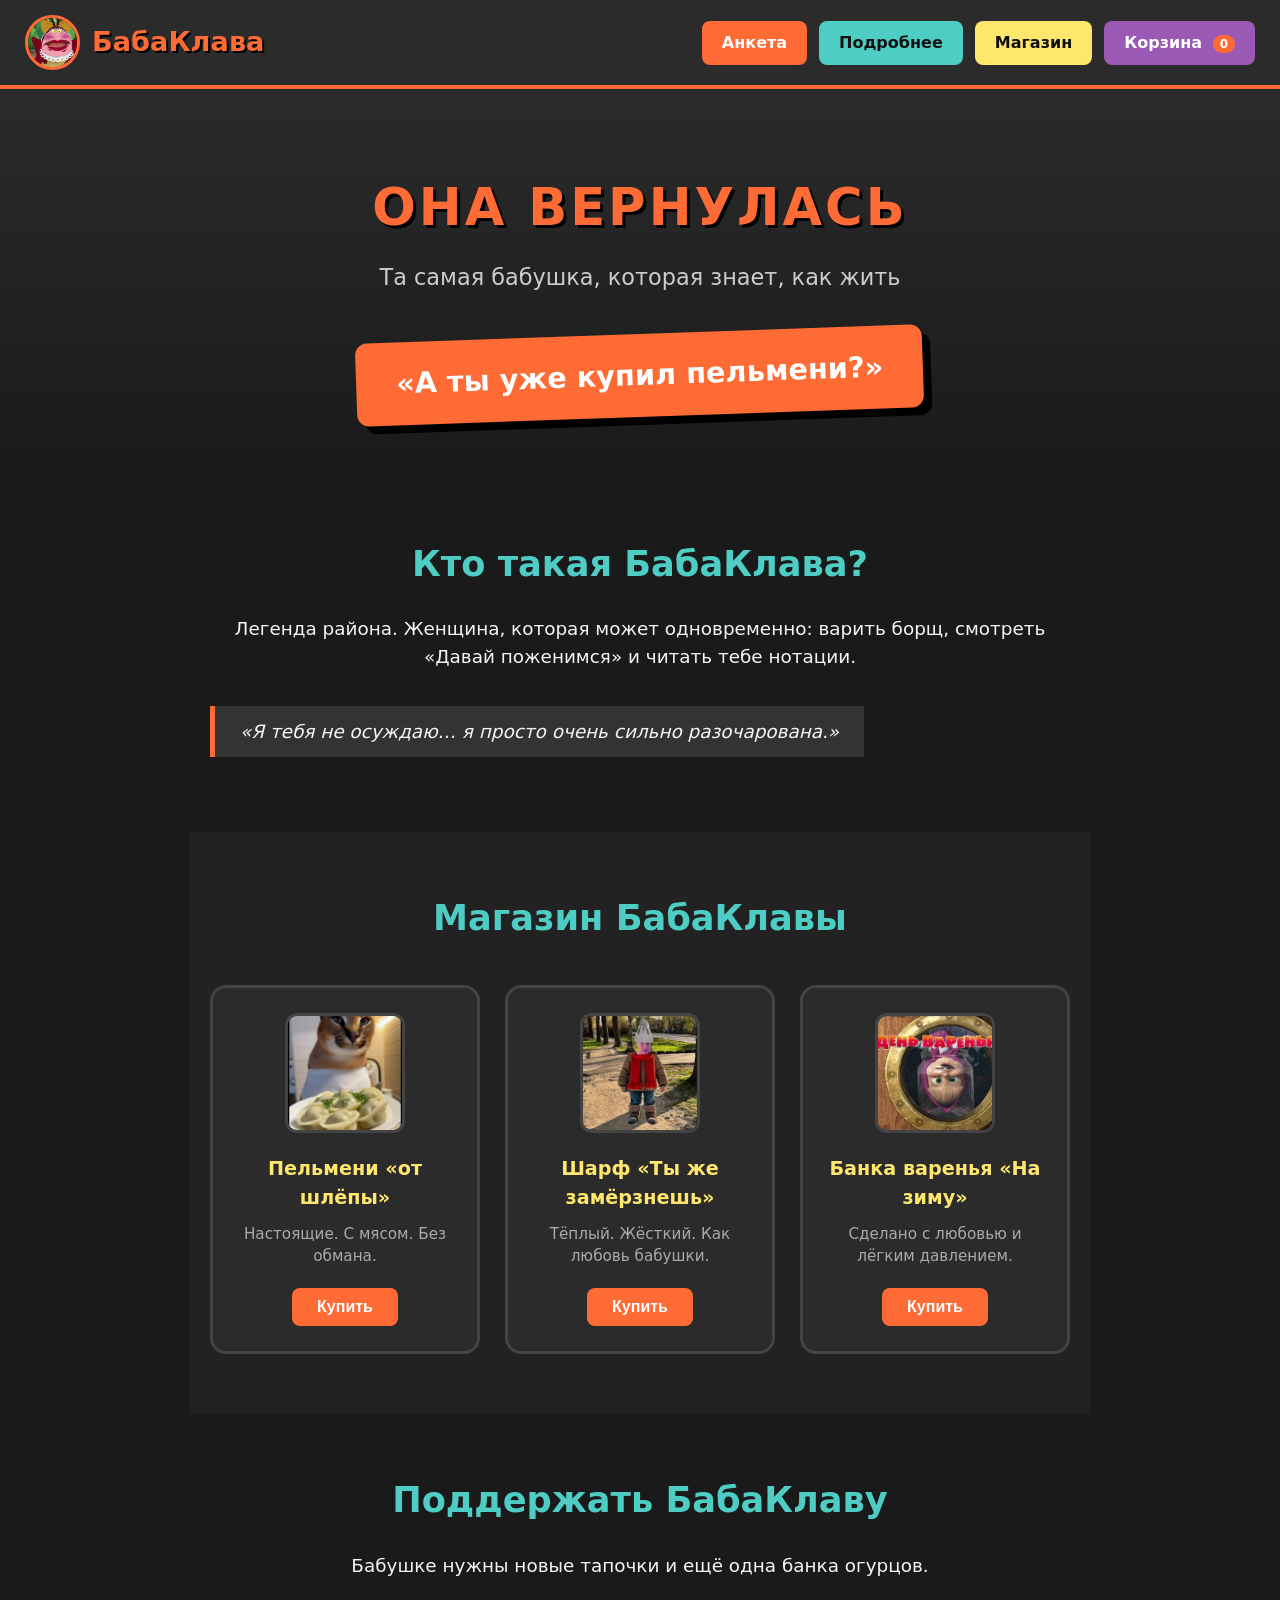
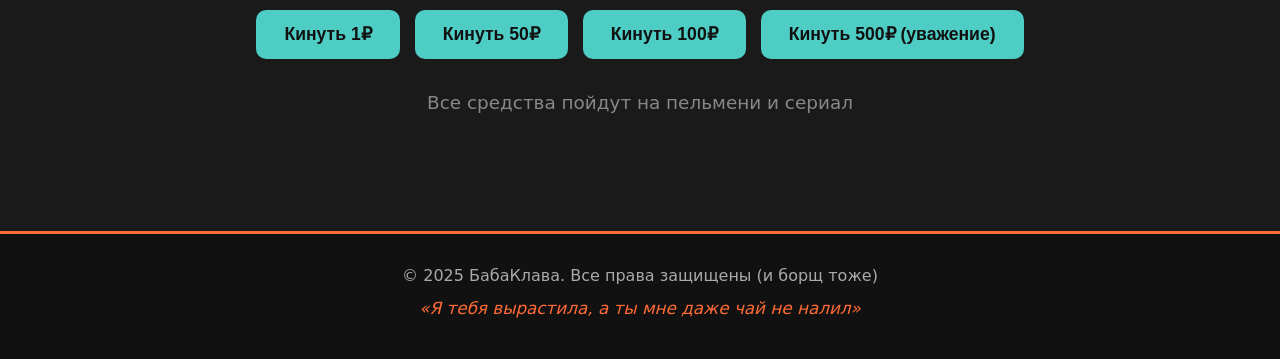
<file: index.html>
<!DOCTYPE html>
<html lang="ru">
<head>
    <meta charset="UTF-8">
    <meta name="viewport" content="width=device-width, initial-scale=1.0">
    <title>БабаКлава</title>
    <link rel="stylesheet" href="./style.css">
</head>
<body>
    <header>
        <div class="logo">
            <img class="logo_img" src="./img/ec85f863c547aa9d871afb5c4013b9.jpg" alt="БабаКлава" width="55" height="55">
            <h1>БабаКлава</h1>
        </div>
        <nav class="top-nav">
            <a href="form.html" class="nav-btn donate">Анкета</a>
            <a href="gallery.html" class="nav-btn about">Подробнее</a>
            <a href="index.html" class="nav-btn shop">Магазин</a>
            <a href="cart.html" class="nav-btn cart-btn">Корзина <span id="cart-count">0</span></a>
        </nav>
    </header>

    <main>
        <section class="hero">
            <h2>ОНА ВЕРНУЛАСЬ</h2>
            <p class="meme-text">Та самая бабушка, которая знает, как жить</p>
            <div class="big-meme">
                <p>«А ты уже купил пельмени?»</p>
            </div>
        </section>

        <section class="section">
            <h2>Кто такая БабаКлава?</h2>
            <p>Легенда района. Женщина, которая может одновременно: варить борщ, смотреть «Давай поженимся» и читать тебе нотации.</p>
            <p class="highlight">«Я тебя не осуждаю… я просто очень сильно разочарована.»</p>
        </section>

        <section class="section shop-section">
            <h2>Магазин БабаКлавы</h2>
            <div class="products">
                <div class="product">
                    <img src="./img/images.jpg" class="product-img" alt="Пельмени">
                    <h3>Пельмени «от шлёпы»</h3>
                    <p>Настоящие. С мясом. Без обмана.</p>
                    <button>Купить</button>
                </div>
                <div class="product">
                    <img src="./img/шарфик.png" class="product-img" alt="Шарф">
                    <h3>Шарф «Ты же замёрзнешь»</h3>
                    <p>Тёплый. Жёсткий. Как любовь бабушки.</p>
                    <button>Купить</button>
                </div>
                <div class="product">
                    <img src="./img/Маша_и_Медведь_-_День_варенья_(Серия_6).jpg" class="product-img" alt="Варенье">
                    <h3>Банка варенья «На зиму»</h3>
                    <p>Сделано с любовью и лёгким давлением.</p>
                    <button>Купить</button>
                </div>
            </div>
        </section>

        <section class="section donate-section">
            <h2>Поддержать БабаКлаву</h2>
            <p>Бабушке нужны новые тапочки и ещё одна банка огурцов.</p>
            <div class="donate-buttons">
                <button type="button" class="donate-btn">Кинуть 1₽</button>
                 <button type="button" class="donate-btn">Кинуть 50₽</button>
                <button type="button" class="donate-btn">Кинуть 100₽</button>
                <button type="button" class="donate-btn">Кинуть 500₽ (уважение)</button>
            </div>
            <p class="small-text">Все средства пойдут на пельмени и сериал</p>
        </section>
    </main>

    <footer>
        <p>© 2025 БабаКлава. Все права защищены (и борщ тоже)</p>
        <p class="footer-meme">«Я тебя вырастила, а ты мне даже чай не налил»</p>
    </footer>

    <script src="./java.js"></script>
</body>
</html>
</file>
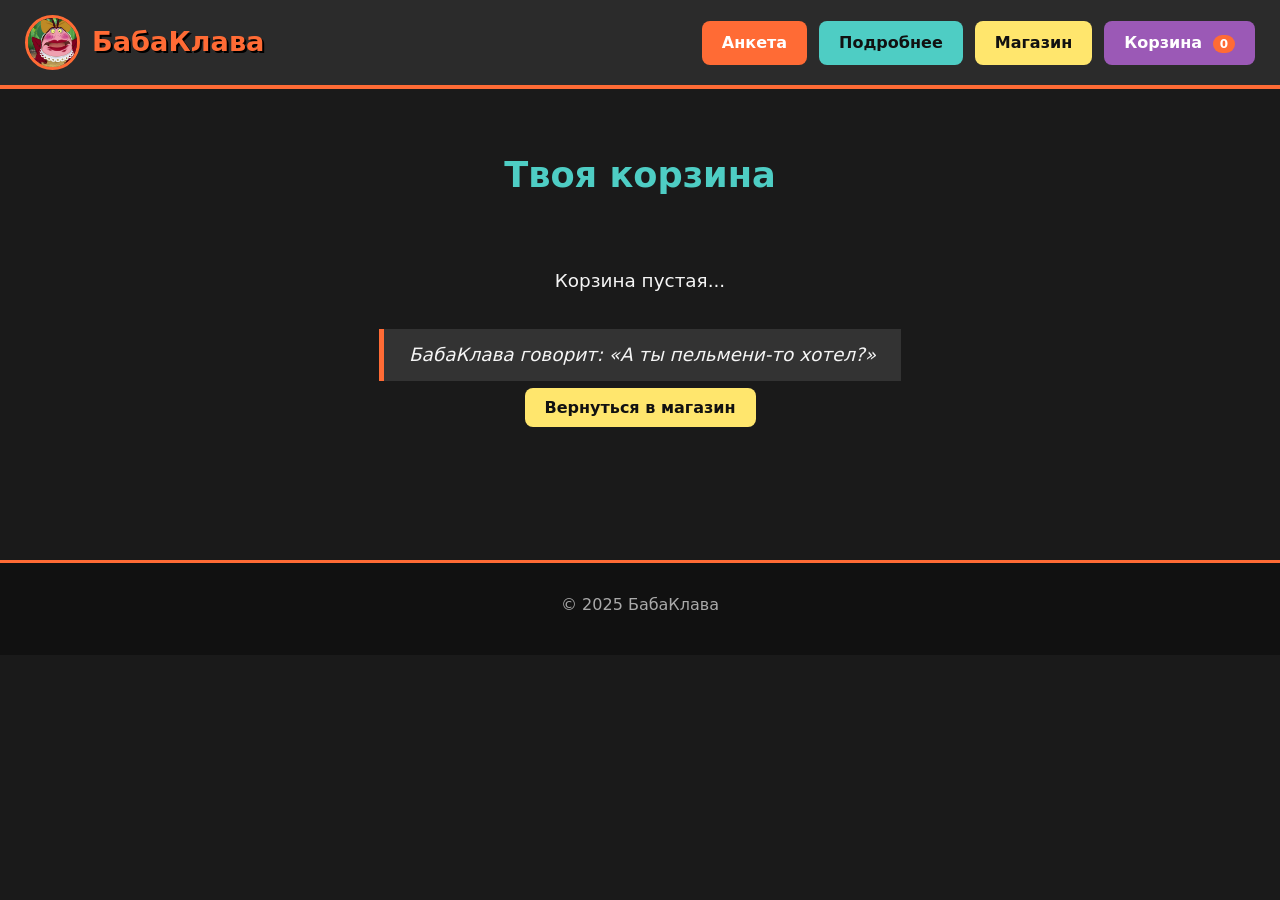
<file: cart.html>
<!DOCTYPE html>
<html lang="ru">
<head>
    <meta charset="UTF-8">
    <meta name="viewport" content="width=device-width, initial-scale=1.0">
    <title>Корзина — БабаКлава</title>
    <link rel="stylesheet" href="./style.css">
</head>
<body>
    <header>
        <div class="logo">
            <img class="logo_img" src="./img/ec85f863c547aa9d871afb5c4013b9.jpg" alt="БабаКлава" width="55" height="55">
            <h1>БабаКлава</h1>
        </div>
        <nav class="top-nav">
            <a href="form.html" class="nav-btn donate">Анкета</a>
            <a href="gallery.html" class="nav-btn about">Подробнее</a>
            <a href="index.html" class="nav-btn shop">Магазин</a>
            <a href="cart.html" class="nav-btn cart-btn">Корзина <span id="cart-count">0</span></a>
        </nav>
    </header>

    <main>
        <section class="section">
            <h2>Твоя корзина</h2>
            <div id="cart-items"></div>
            <div id="cart-empty" class="cart-empty" style="display: none;">
                <p>Корзина пустая...</p>
                <p class="highlight">БабаКлава говорит: «А ты пельмени-то хотел?»</p>
                <br>
                <a href="index.html" class="nav-btn shop">Вернуться в магазин</a>
            </div>
            <div id="cart-summary" style="display: none; margin-top: 40px; text-align: center;">
                <h3>Итого: <span id="cart-total">0</span> ₽</h3>
                <button class="donate-btn" id="checkout-btn" style="margin-top: 20px;">Оформить заказ</button>
                <br><br>
                <button class="clear-cart-btn" id="clear-cart">Очистить корзину</button>
            </div>
        </section>
    </main>

    <footer>
        <p>© 2025 БабаКлава</p>
    </footer>

    <script src="./java.js"></script>
</body>
</html>
</file>
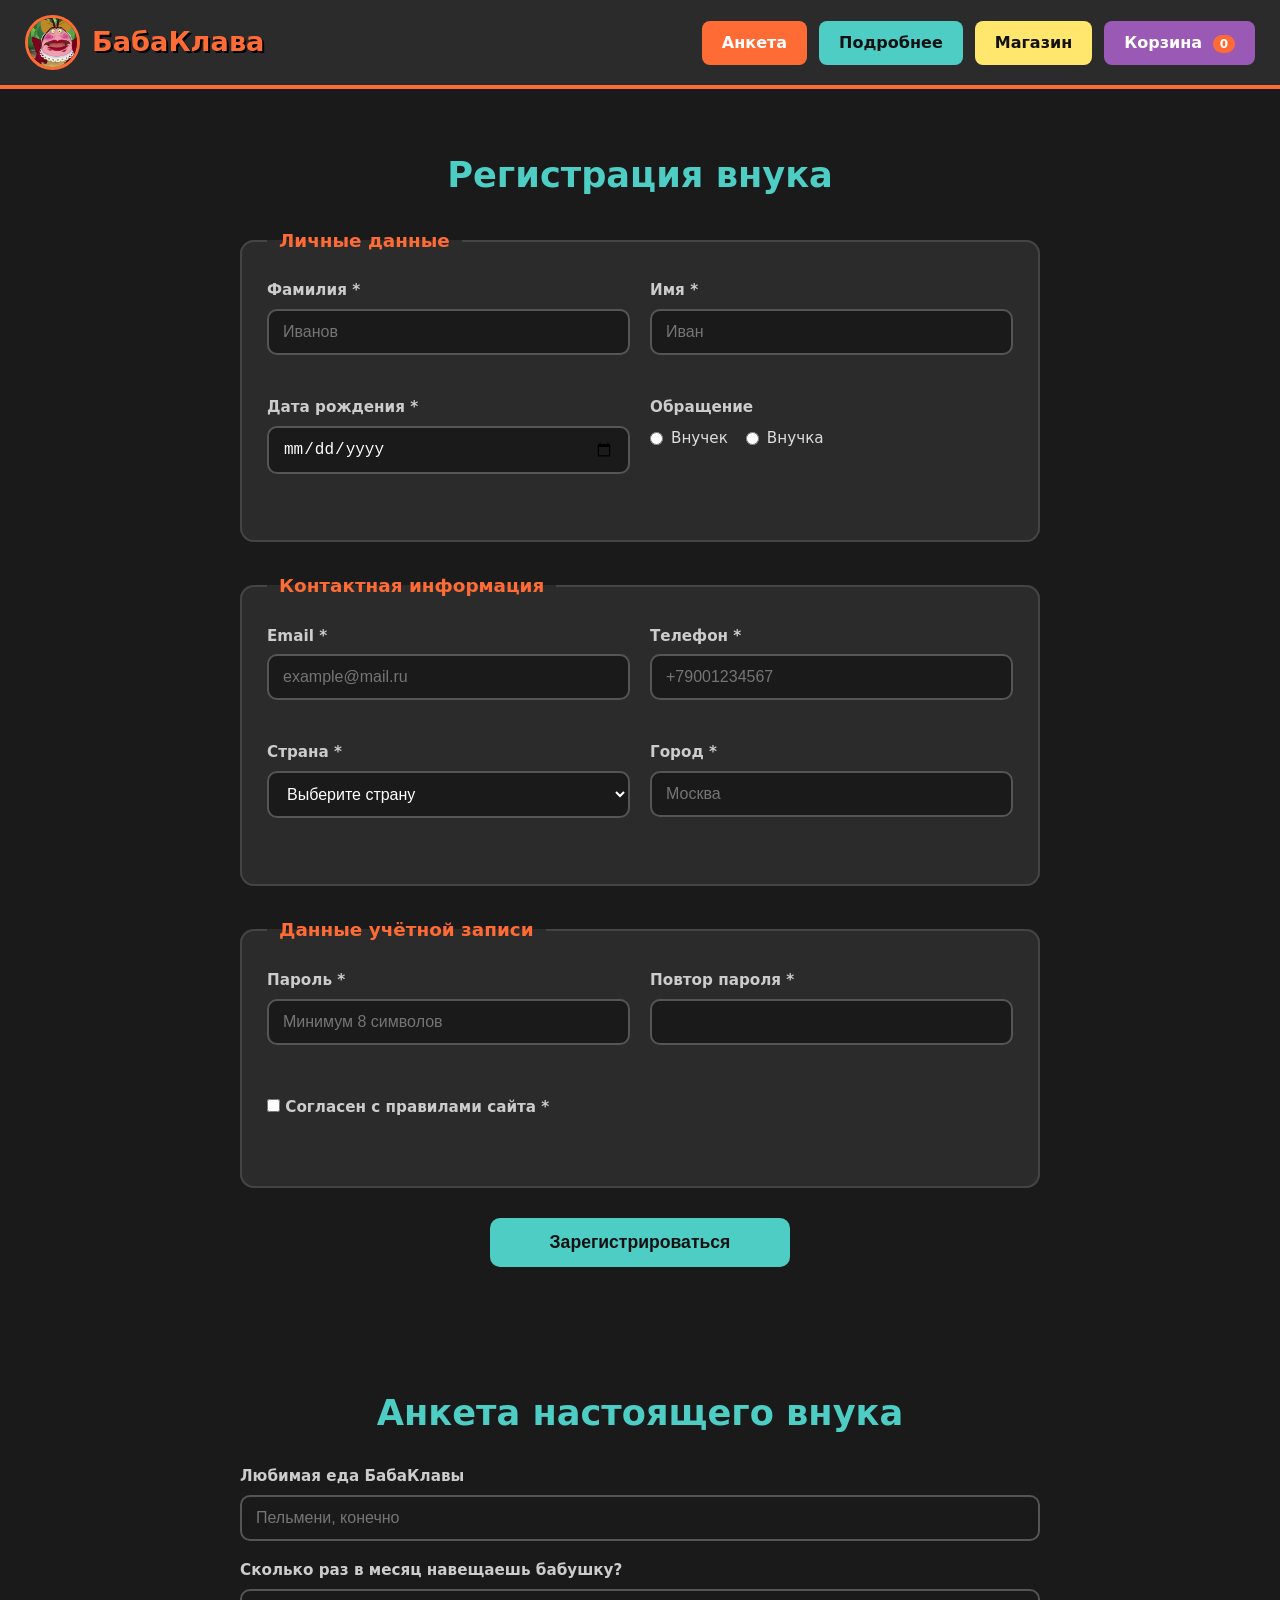
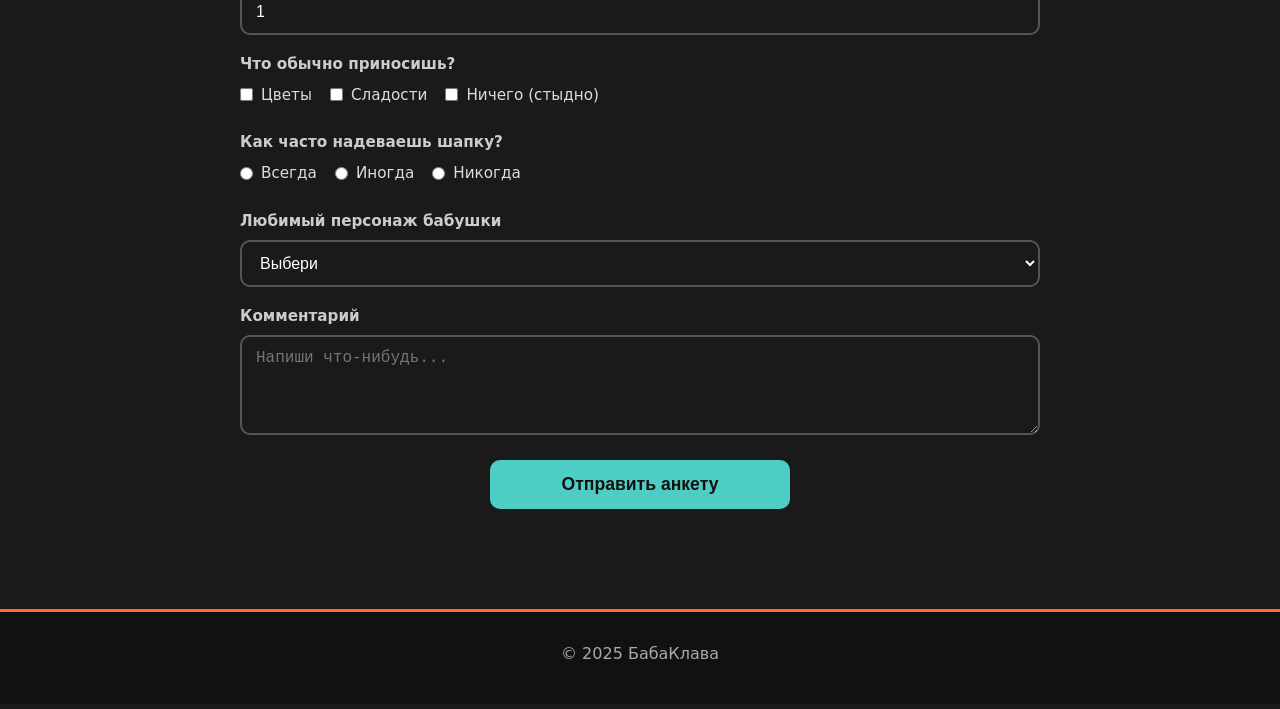
<file: form.html>
<!DOCTYPE html>
<html lang="ru">
<head>
    <meta charset="UTF-8">
    <meta name="viewport" content="width=device-width, initial-scale=1.0">
    <title>Анкета — БабаКлава</title>
    <link rel="stylesheet" href="./style.css">
</head>
<body>
    <header>
        <div class="logo">
            <img class="logo_img" src="./img/ec85f863c547aa9d871afb5c4013b9.jpg" alt="БабаКлава" width="55" height="55">
            <h1>БабаКлава</h1>
        </div>
        <nav class="top-nav">
            <a href="form.html" class="nav-btn donate">Анкета</a>
            <a href="gallery.html" class="nav-btn about">Подробнее</a>
            <a href="index.html" class="nav-btn shop">Магазин</a>
            <a href="cart.html" class="nav-btn cart-btn">Корзина <span id="cart-count">0</span></a>
        </nav>
    </header>

    <main>
        <section class="section">
            <h2>Регистрация внука</h2>
            <form id="registration" class="form" action="#" method="post" novalidate>
                <fieldset>
                    <legend>Личные данные</legend>
                    <div class="form-row">
                        <div class="form-group">
                            <label for="lastname">Фамилия *</label>
                            <input type="text" id="lastname" name="lastname" required minlength="2" maxlength="30" placeholder="Иванов">
                            <span class="error-msg"></span>
                        </div>
                        <div class="form-group">
                            <label for="firstname">Имя *</label>
                            <input type="text" id="firstname" name="firstname" required minlength="2" maxlength="30" placeholder="Иван">
                            <span class="error-msg"></span>
                        </div>
                    </div>
                    <div class="form-row">
                        <div class="form-group">
                            <label for="birthdate">Дата рождения *</label>
                            <input type="date" id="birthdate" name="birthdate" required>
                            <span class="error-msg"></span>
                        </div>
                        <div class="form-group">
                            <label>Обращение</label>
                            <div class="radio-group">
                                <label><input type="radio" name="gender" value="внучек"> Внучек</label>
                                <label><input type="radio" name="gender" value="внучка"> Внучка</label>
                            </div>
                        </div>
                    </div>
                </fieldset>

                <fieldset>
                    <legend>Контактная информация</legend>
                    <div class="form-row">
                        <div class="form-group">
                            <label for="email">Email *</label>
                            <input type="email" id="email" name="email" required placeholder="example@mail.ru">
                            <span class="error-msg"></span>
                        </div>
                        <div class="form-group">
                            <label for="phone">Телефон *</label>
                            <input type="tel" id="phone" name="phone" required pattern="\+?[0-9]{10,12}" placeholder="+79001234567">
                            <span class="error-msg"></span>
                        </div>
                    </div>
                    <div class="form-row">
                        <div class="form-group">
                            <label for="country">Страна *</label>
                            <select id="country" name="country" required>
                                <option value="">Выберите страну</option>
                                <option value="ru">Россия</option>
                                <option value="by">Беларусь</option>
                                <option value="kz">Казахстан</option>
                                <option value="other">Другая</option>
                            </select>
                            <span class="error-msg"></span>
                        </div>
                        <div class="form-group">
                            <label for="city">Город *</label>
                            <input type="text" id="city" name="city" required minlength="2" placeholder="Москва">
                            <span class="error-msg"></span>
                        </div>
                    </div>
                </fieldset>

                <fieldset>
                    <legend>Данные учётной записи</legend>
                    <div class="form-row">
                        <div class="form-group">
                            <label for="password">Пароль *</label>
                            <input type="password" id="password" name="password" required minlength="8" placeholder="Минимум 8 символов">
                            <span class="error-msg"></span>
                        </div>
                        <div class="form-group">
                            <label for="password2">Повтор пароля *</label>
                            <input type="password" id="password2" name="password2" required minlength="8">
                            <span class="error-msg"></span>
                        </div>
                    </div>
                    <div class="form-group">
                        <label class="checkbox-label">
                            <input type="checkbox" id="agree" name="agree" required>
                            Согласен с правилами сайта *
                        </label>
                        <span class="error-msg"></span>
                    </div>
                </fieldset>

                <button type="submit" class="donate-btn">Зарегистрироваться</button>
            </form>

            <div id="success-block" class="success-block" style="display: none;">
                <h2>Регистрация успешна!</h2>
                <p>Добро пожаловать, <strong id="success-name"></strong>!</p>
                <p>Email: <span id="success-email"></span></p>
                <a href="index.html" class="nav-btn shop">На главную</a>
            </div>
        </section>

        <section class="section">
            <h2>Анкета настоящего внука</h2>
            <form id="anketa" class="form" action="#" method="post">
                <div class="form-group">
                    <label for="fav-food">Любимая еда БабаКлавы</label>
                    <input type="text" id="fav-food" name="fav-food" placeholder="Пельмени, конечно">
                </div>
                <div class="form-group">
                    <label for="visits">Сколько раз в месяц навещаешь бабушку?</label>
                    <input type="number" id="visits" name="visits" min="0" max="31" value="1">
                </div>
                <div class="form-group">
                    <label>Что обычно приносишь?</label>
                    <div class="checkbox-group">
                        <label><input type="checkbox" name="gifts" value="flowers"> Цветы</label>
                        <label><input type="checkbox" name="gifts" value="sweets"> Сладости</label>
                        <label><input type="checkbox" name="gifts" value="nothing"> Ничего (стыдно)</label>
                    </div>
                </div>
                <div class="form-group">
                    <label>Как часто надеваешь шапку?</label>
                    <div class="radio-group">
                        <label><input type="radio" name="hat" value="always"> Всегда</label>
                        <label><input type="radio" name="hat" value="sometimes"> Иногда</label>
                        <label><input type="radio" name="hat" value="never"> Никогда</label>
                    </div>
                </div>
                <div class="form-group">
                    <label for="character">Любимый персонаж бабушки</label>
                    <select id="character" name="character">
                        <option value="">Выбери</option>
                        <option value="masha">Маша</option>
                        <option value="bear">Медведь</option>
                        <option value="shlepa">Шлёпа</option>
                        <option value="baba">Сама БабаКлава</option>
                    </select>
                </div>
                <div class="form-group">
                    <label for="comment">Комментарий</label>
                    <textarea id="comment" name="comment" rows="4" placeholder="Напиши что-нибудь..."></textarea>
                </div>
                <button type="submit" class="donate-btn">Отправить анкету</button>
            </form>
        </section>
    </main>

    <footer>
        <p>© 2025 БабаКлава</p>
    </footer>

    <script src="./java.js"></script>
</body>
</html>
</file>
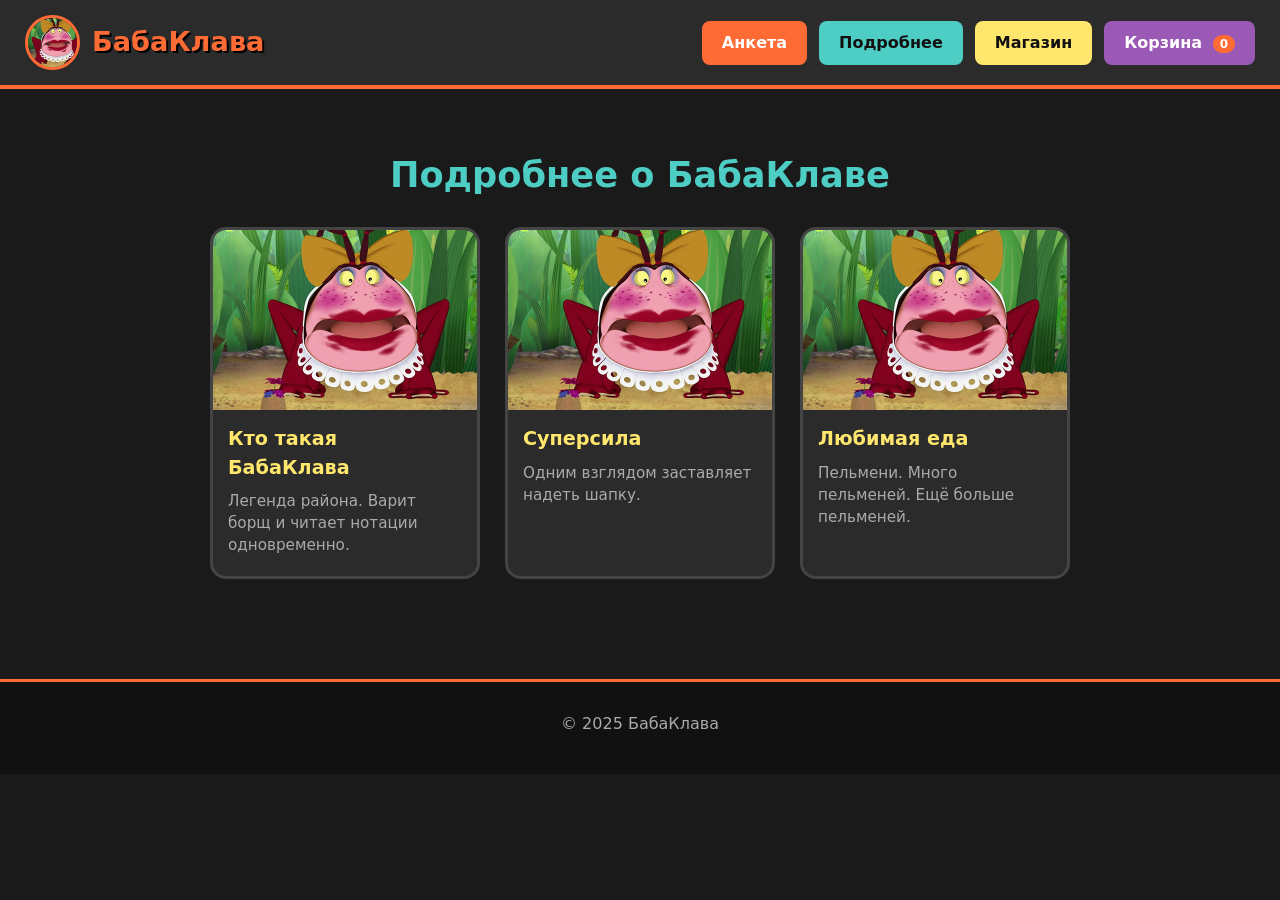
<file: gallery.html>
<!DOCTYPE html>
<html lang="ru">
<head>
    <meta charset="UTF-8">
    <meta name="viewport" content="width=device-width, initial-scale=1.0">
    <title>Подробнее — БабаКлава</title>
    <link rel="stylesheet" href="./style.css">
</head>
<body>
    <header>
        <div class="logo">
            <img class="logo_img" src="./img/ec85f863c547aa9d871afb5c4013b9.jpg" alt="БабаКлава" width="55" height="55">
            <h1>БабаКлава</h1>
        </div>
        <nav class="top-nav">
            <a href="form.html" class="nav-btn donate">Анкета</a>
            <a href="gallery.html" class="nav-btn about">Подробнее</a>
            <a href="index.html" class="nav-btn shop">Магазин</a>
            <a href="cart.html" class="nav-btn cart-btn">Корзина <span id="cart-count">0</span></a>
        </nav>
    </header>

    <main>
        <section class="section">
            <h2>Подробнее о БабаКлаве</h2>
            <div class="cards">
                <div class="card">
                    <img src="./img/ec85f863c547aa9d871afb5c4013b9.jpg" class="card-img" alt="">
                    <h3>Кто такая БабаКлава</h3>
                    <p>Легенда района. Варит борщ и читает нотации одновременно.</p>
                </div>
                <div class="card">
                    <img src="./img/ec85f863c547aa9d871afb5c4013b9.jpg" class="card-img" alt="">
                    <h3>Суперсила</h3>
                    <p>Одним взглядом заставляет надеть шапку.</p>
                </div>
                <div class="card">
                    <img src="./img/ec85f863c547aa9d871afb5c4013b9.jpg" class="card-img" alt="">
                    <h3>Любимая еда</h3>
                    <p>Пельмени. Много пельменей. Ещё больше пельменей.</p>
                </div>   
        </section>
    </main>

    <footer>
        <p>© 2025 БабаКлава</p>
    </footer>

    <script src="./java.js"></script>
</body>
</html>
</file>
<file: style.css>
* {
    margin: 0;
    padding: 0;
    box-sizing: border-box;
}

body {
    font-family: 'Segoe UI', system-ui, sans-serif;
    background: #1a1a1a;
    color: #f5f5f5;
    line-height: 1.5;
}

header {
    background: #2b2b2b;
    padding: 15px 25px;
    display: flex;
    justify-content: space-between;
    align-items: center;
    border-bottom: 4px solid #ff6b35;
    position: sticky;
    top: 0;
    z-index: 100;
}

.logo {
    display: flex;
    align-items: center;
    gap: 12px;
}

.logo_img {
    width: 55px;
    height: 55px;
    border-radius: 50%;
    object-fit: cover;
    border: 3px solid #ff6b35;
}

.logo h1 {
    font-size: 1.7rem;
    color: #ff6b35;
    text-shadow: 2px 2px 0 #000;
}

.top-nav {
    display: flex;
    gap: 12px;
    flex-wrap: wrap;
}

.nav-btn {
    padding: 10px 20px;
    text-decoration: none;
    font-weight: 700;
    font-size: 1rem;
    border-radius: 8px;
    transition: 0.2s;
}

.nav-btn.donate {
    background: #ff6b35;
    color: white;
}

.nav-btn.about {
    background: #4ecdc4;
    color: #111;
}

.nav-btn.shop {
    background: #ffe66d;
    color: #111;
}

.nav-btn.cart-btn {
    background: #9b59b6;
    color: white;
}

.nav-btn:hover {
    transform: translateY(-3px);
    box-shadow: 0 5px 15px rgba(0,0,0,0.4);
}

#cart-count {
    background: #ff6b35;
    color: white;
    font-size: 0.75rem;
    padding: 2px 7px;
    border-radius: 50px;
    margin-left: 5px;
}

.hero {
    text-align: center;
    padding: 80px 20px 60px;
    background: linear-gradient(180deg, #2b2b2b 0%, #1a1a1a 100%);
}

.hero h2 {
    font-size: 3.2rem;
    color: #ff6b35;
    text-transform: uppercase;
    letter-spacing: 3px;
    margin-bottom: 15px;
    text-shadow: 3px 3px 0 #000;
}

.meme-text {
    font-size: 1.4rem;
    color: #ccc;
    margin-bottom: 40px;
}

.big-meme {
    display: inline-block;
    background: #ff6b35;
    color: white;
    padding: 20px 40px;
    font-size: 1.8rem;
    font-weight: 800;
    border-radius: 12px;
    transform: rotate(-2deg);
    box-shadow: 8px 8px 0 #000;
}

.section {
    max-width: 900px;
    margin: 0 auto;
    padding: 60px 20px;
}

.section h2 {
    font-size: 2.2rem;
    color: #4ecdc4;
    margin-bottom: 25px;
    text-align: center;
}

.section p {
    font-size: 1.15rem;
    margin-bottom: 15px;
    text-align: center;
}

.highlight {
    background: #333;
    display: inline-block;
    padding: 12px 25px;
    border-left: 5px solid #ff6b35;
    font-style: italic;
    margin-top: 20px;
}

.shop-section {
    background: #222;
}

.products {
    display: grid;
    grid-template-columns: repeat(auto-fit, minmax(240px, 1fr));
    gap: 25px;
    margin-top: 40px;
}

.product {
    background: #2b2b2b;
    border: 3px solid #444;
    border-radius: 16px;
    padding: 25px 20px;
    text-align: center;
    transition: 0.25s;
}

.product:hover {
    border-color: #ff6b35;
    transform: translateY(-8px);
}

.product-img {
    width: 120px;
    height: 120px;
    object-fit: cover;
    border-radius: 12px;
    margin-bottom: 15px;
    border: 3px solid #444;
}

.product h3 {
    font-size: 1.2rem;
    margin-bottom: 10px;
    color: #ffe66d;
}

.product p {
    font-size: 0.95rem;
    color: #aaa;
    margin-bottom: 20px;
}

.product button {
    background: #ff6b35;
    color: white;
    border: none;
    padding: 10px 25px;
    font-size: 1rem;
    font-weight: 700;
    border-radius: 8px;
    cursor: pointer;
    transition: 0.2s;
}

.product button:hover {
    background: #ff8c5a;
}

.donate-section {
    text-align: center;
}

.donate-buttons {
    display: flex;
    flex-wrap: wrap;
    justify-content: center;
    gap: 15px;
    margin: 30px 0;
}

.donate-btn {
    background: #4ecdc4;
    color: #111;
    border: none;
    padding: 14px 28px;
    font-size: 1.1rem;
    font-weight: 700;
    border-radius: 10px;
    cursor: pointer;
    transition: 0.2s;
}

.donate-btn:hover {
    background: #7ee8e0;
    transform: scale(1.05);
}

.small-text {
    color: #888;
    font-size: 0.95rem;
}

footer {
    background: #111;
    text-align: center;
    padding: 30px 20px;
    border-top: 3px solid #ff6b35;
    margin-top: 40px;
}

footer p {
    margin-bottom: 8px;
    color: #aaa;
}

.footer-meme {
    color: #ff6b35 !important;
    font-style: italic;
    font-size: 1.05rem;
}

.cart-item {
    display: flex;
    justify-content: space-between;
    align-items: center;
    background: #2b2b2b;
    border: 2px solid #444;
    border-radius: 12px;
    padding: 18px 22px;
    margin-bottom: 15px;
}

.cart-item-info {
    display: flex;
    align-items: center;
    gap: 15px;
}

.cart-item-img {
    width: 60px;
    height: 60px;
    object-fit: cover;
    border-radius: 8px;
}

.cart-item h3 {
    color: #ffe66d;
    margin-bottom: 4px;
}

.cart-item p {
    color: #aaa;
    font-size: 0.95rem;
    margin: 0;
    text-align: left;
}

.cart-item-actions {
    display: flex;
    align-items: center;
    gap: 18px;
}

.cart-item-price {
    font-size: 1.2rem;
    font-weight: 700;
    color: #4ecdc4;
}

.remove-btn {
    background: #e74c3c;
    color: white;
    border: none;
    padding: 8px 14px;
    border-radius: 8px;
    cursor: pointer;
    font-weight: 600;
}

.remove-btn:hover {
    background: #c0392b;
}

.clear-cart-btn {
    background: transparent;
    border: 2px solid #e74c3c;
    color: #e74c3c;
    padding: 10px 20px;
    border-radius: 8px;
    cursor: pointer;
    font-weight: 600;
}

.clear-cart-btn:hover {
    background: #e74c3c;
    color: white;
}

.cart-empty {
    text-align: center;
    padding: 40px 20px;
}

.baba-toast {
    position: fixed;
    bottom: 30px;
    left: 50%;
    transform: translateX(-50%) translateY(100px);
    background: #ff6b35;
    color: white;
    padding: 16px 28px;
    border-radius: 12px;
    font-weight: 700;
    font-size: 1.05rem;
    box-shadow: 0 8px 25px rgba(0,0,0,0.4);
    z-index: 9999;
    opacity: 0;
    transition: all 0.3s ease;
    max-width: 90%;
    text-align: center;
}

.baba-toast.show {
    transform: translateX(-50%) translateY(0);
    opacity: 1;
}

.cards {
    display: grid;
    grid-template-columns: repeat(auto-fit, minmax(260px, 1fr));
    gap: 25px;
    margin-top: 20px;
}

.card {
    background: #2b2b2b;
    border: 3px solid #444;
    border-radius: 16px;
    overflow: hidden;
    transition: 0.25s;
}

.card:hover {
    border-color: #ff6b35;
    transform: translateY(-8px);
}

.card-img {
    width: 100%;
    height: 180px;
    object-fit: cover;
    display: block;
}

.card h3 {
    color: #ffe66d;
    font-size: 1.2rem;
    margin: 15px 15px 8px;
}

.card p {
    color: #aaa;
    font-size: 0.95rem;
    margin: 0 15px 20px;
    text-align: left;
    line-height: 1.45;
}

.form {
    max-width: 800px;
    margin: 0 auto;
}

fieldset {
    border: 2px solid #444;
    border-radius: 14px;
    padding: 25px;
    margin-bottom: 30px;
    background: #2b2b2b;
}

legend {
    color: #ff6b35;
    font-weight: 700;
    font-size: 1.15rem;
    padding: 0 12px;
}

.form-row {
    display: grid;
    grid-template-columns: 1fr 1fr;
    gap: 20px;
}

.form-group {
    margin-bottom: 18px;
}

.form-group label {
    display: block;
    margin-bottom: 7px;
    color: #ccc;
    font-weight: 600;
    font-size: 0.95rem;
}

.form-group input[type="text"],
.form-group input[type="email"],
.form-group input[type="password"],
.form-group input[type="tel"],
.form-group input[type="date"],
.form-group input[type="number"],
.form-group input[type="url"],
.form-group select,
.form-group textarea {
    width: 100%;
    padding: 12px 14px;
    border: 2px solid #555;
    border-radius: 10px;
    background: #1a1a1a;
    color: #fff;
    font-size: 1rem;
    transition: 0.2s;
}

.form-group input:focus,
.form-group select:focus,
.form-group textarea:focus {
    outline: none;
    border-color: #4ecdc4;
    box-shadow: 0 0 0 3px rgba(78, 205, 196, 0.25);
}

.form-group input:hover,
.form-group select:hover,
.form-group textarea:hover {
    border-color: #777;
}

.radio-group,
.checkbox-group {
    display: flex;
    flex-wrap: wrap;
    gap: 18px;
    margin-top: 8px;
}

.radio-group label,
.checkbox-group label,
.checkbox-label {
    display: flex;
    align-items: center;
    gap: 8px;
    color: #ddd;
    cursor: pointer;
    font-weight: 500;
}

.checkbox-label {
    margin-top: 10px;
}

.error-msg {
    display: block;
    color: #e74c3c;
    font-size: 0.85rem;
    margin-top: 5px;
    min-height: 18px;
}

.success-block {
    text-align: center;
    background: #2b2b2b;
    border: 3px solid #4ecdc4;
    border-radius: 16px;
    padding: 40px 20px;
    max-width: 500px;
    margin: 40px auto 0;
}

.success-block h2 {
    color: #4ecdc4;
    margin-bottom: 15px;
}

.success-block p {
    margin-bottom: 10px;
    color: #ccc;
}

.form .donate-btn {
    display: block;
    width: 100%;
    max-width: 300px;
    margin: 10px auto 0;
    padding: 14px 20px;
    font-size: 1.1rem;
}

@media (max-width: 700px) {
    header {
        flex-direction: column;
        gap: 15px;
    }

    .top-nav {
        width: 100%;
        justify-content: center;
    }

    .nav-btn {
        padding: 8px 14px;
        font-size: 0.9rem;
    }

    .hero h2 {
        font-size: 2.2rem;
    }

    .big-meme {
        font-size: 1.3rem;
        padding: 15px 25px;
    }

    .cart-item {
        flex-direction: column;
        gap: 15px;
        text-align: center;
    }

    .cart-item-info {
        flex-direction: column;
    }

    .form-row {
        grid-template-columns: 1fr;
    }

    fieldset {
        padding: 18px;
    }
}
</file>
